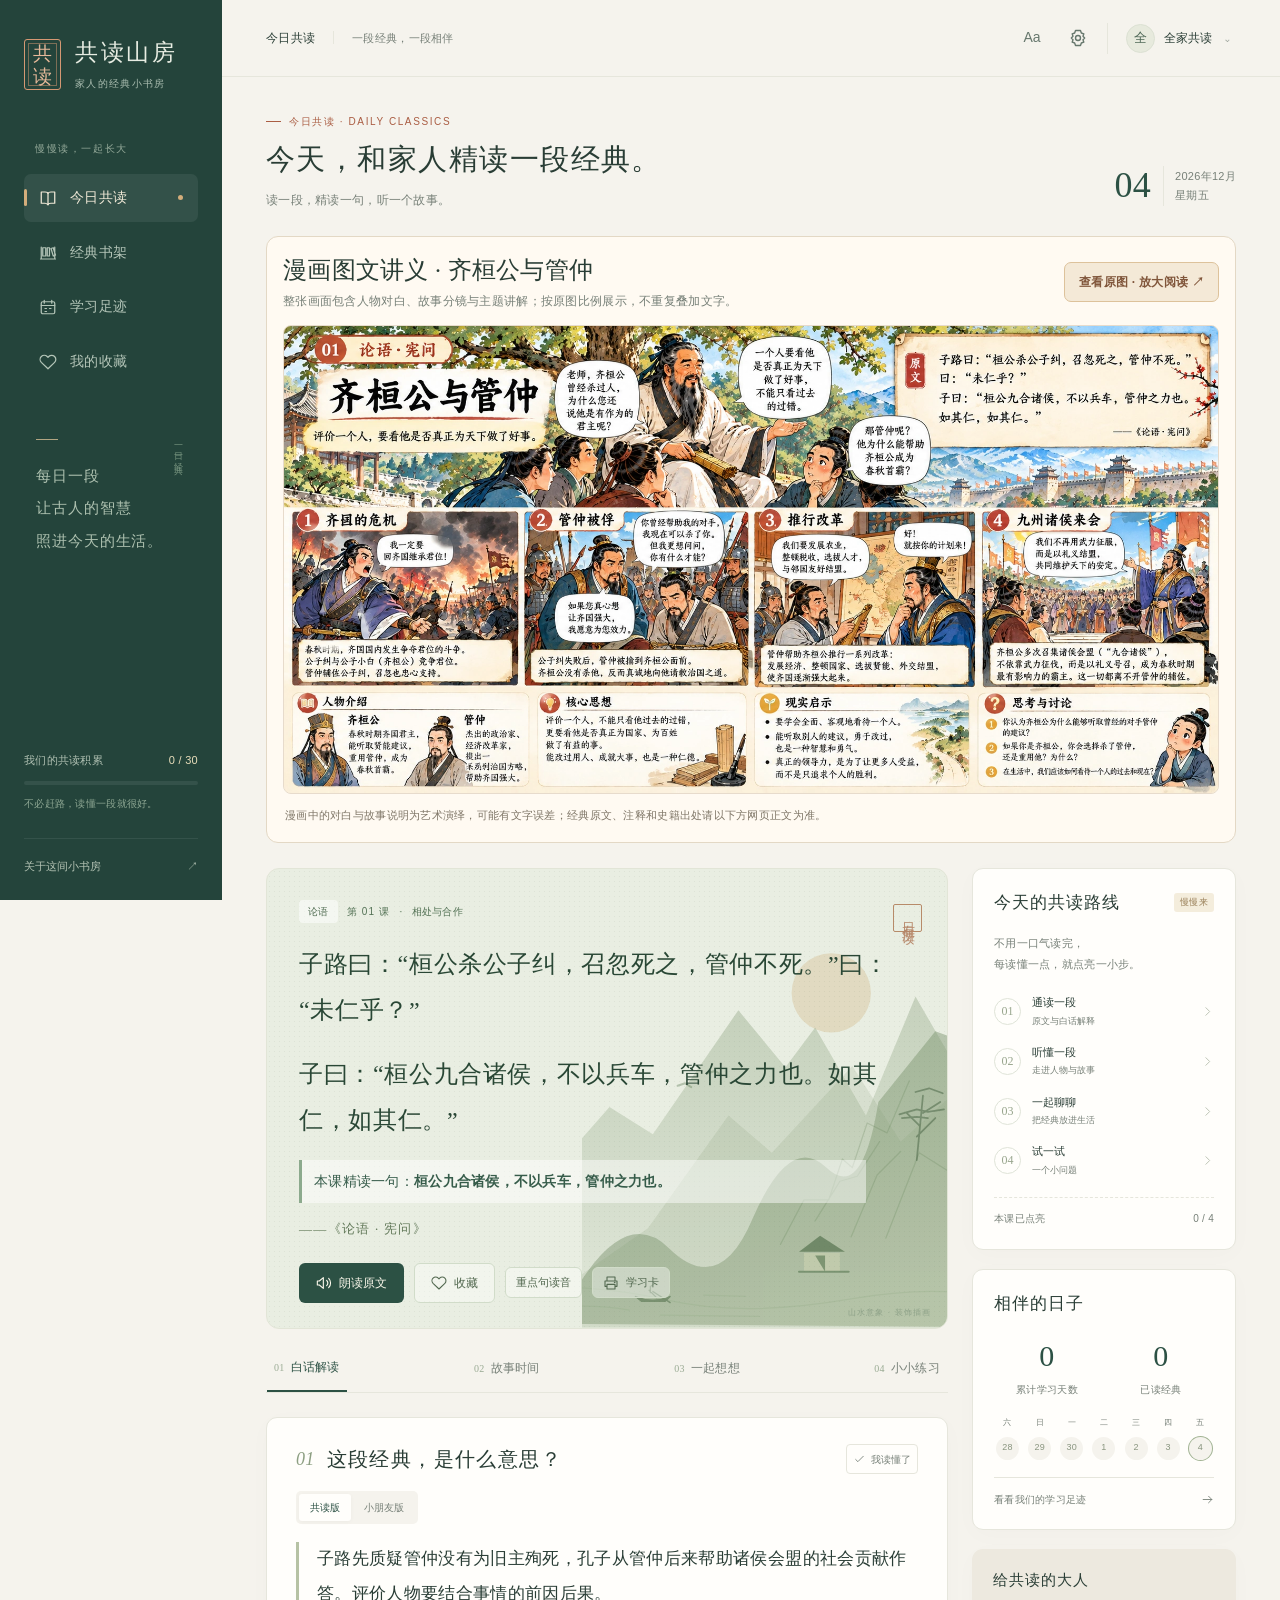
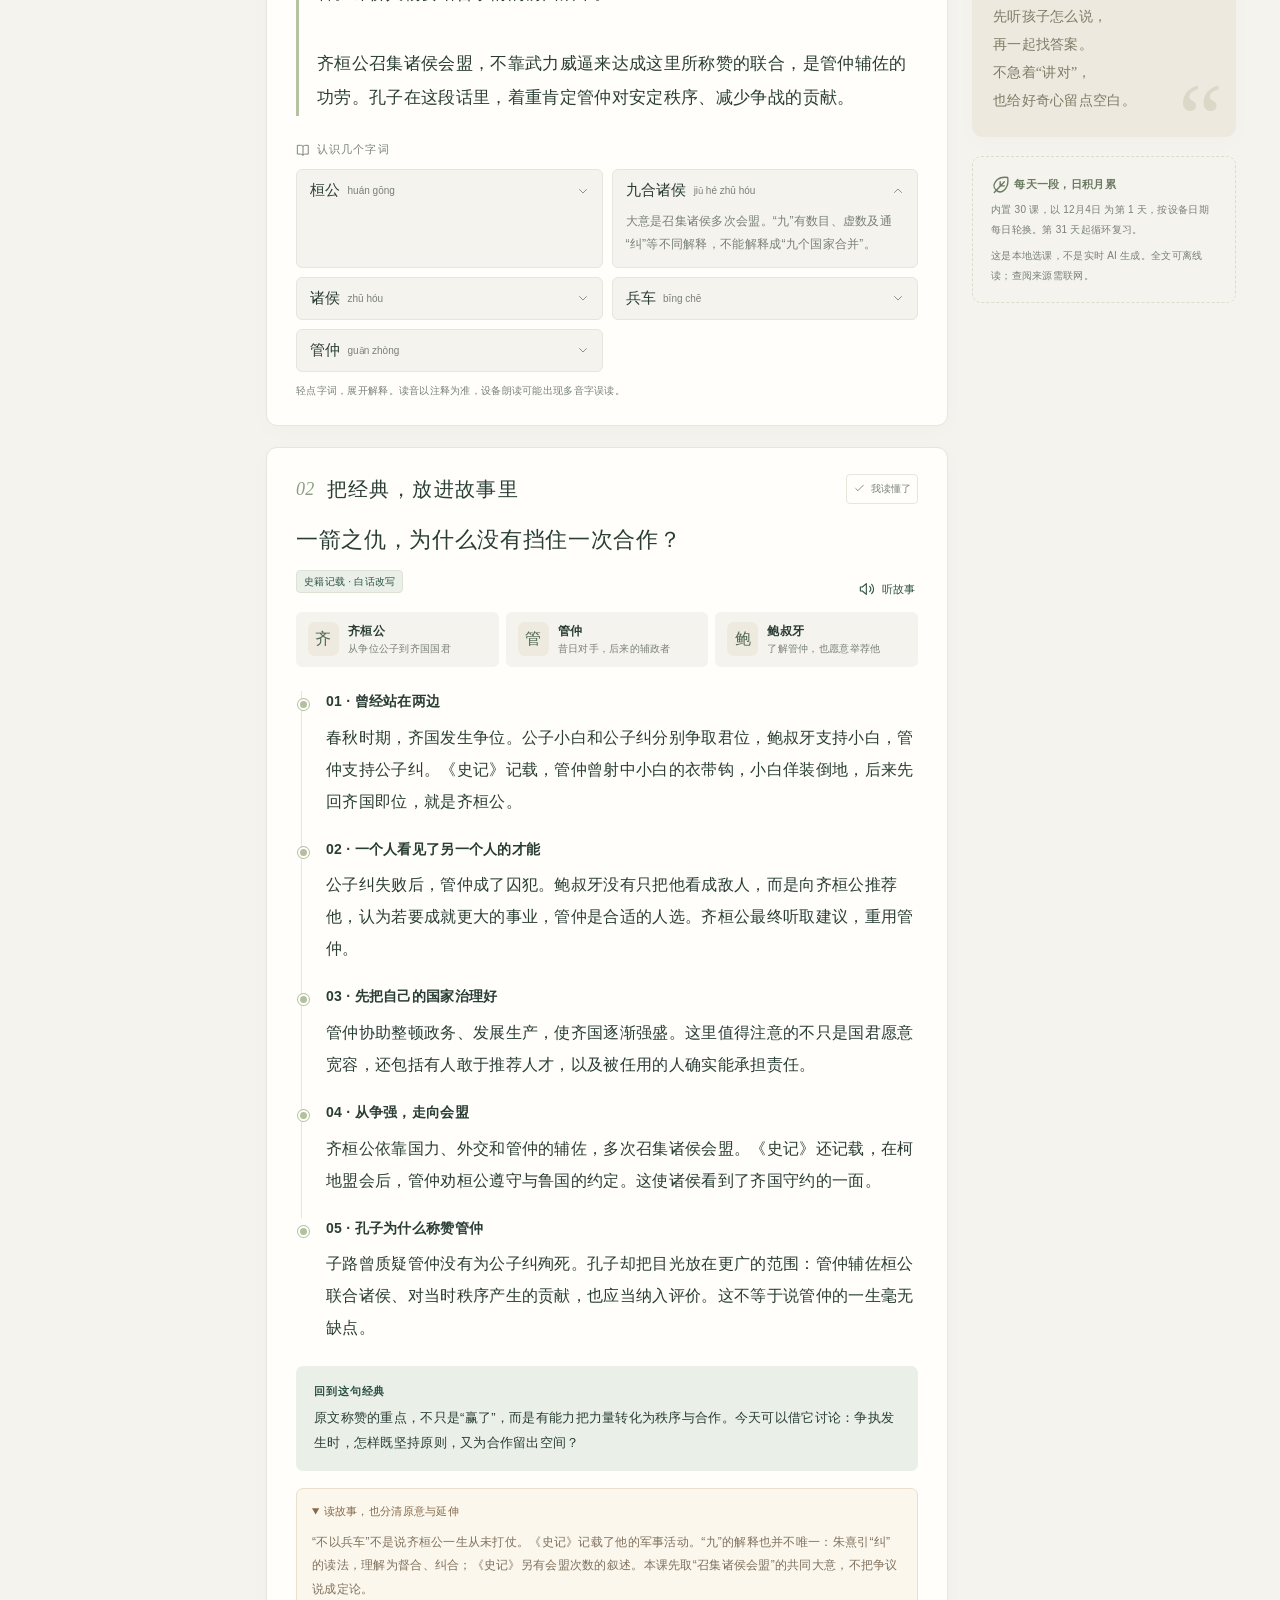
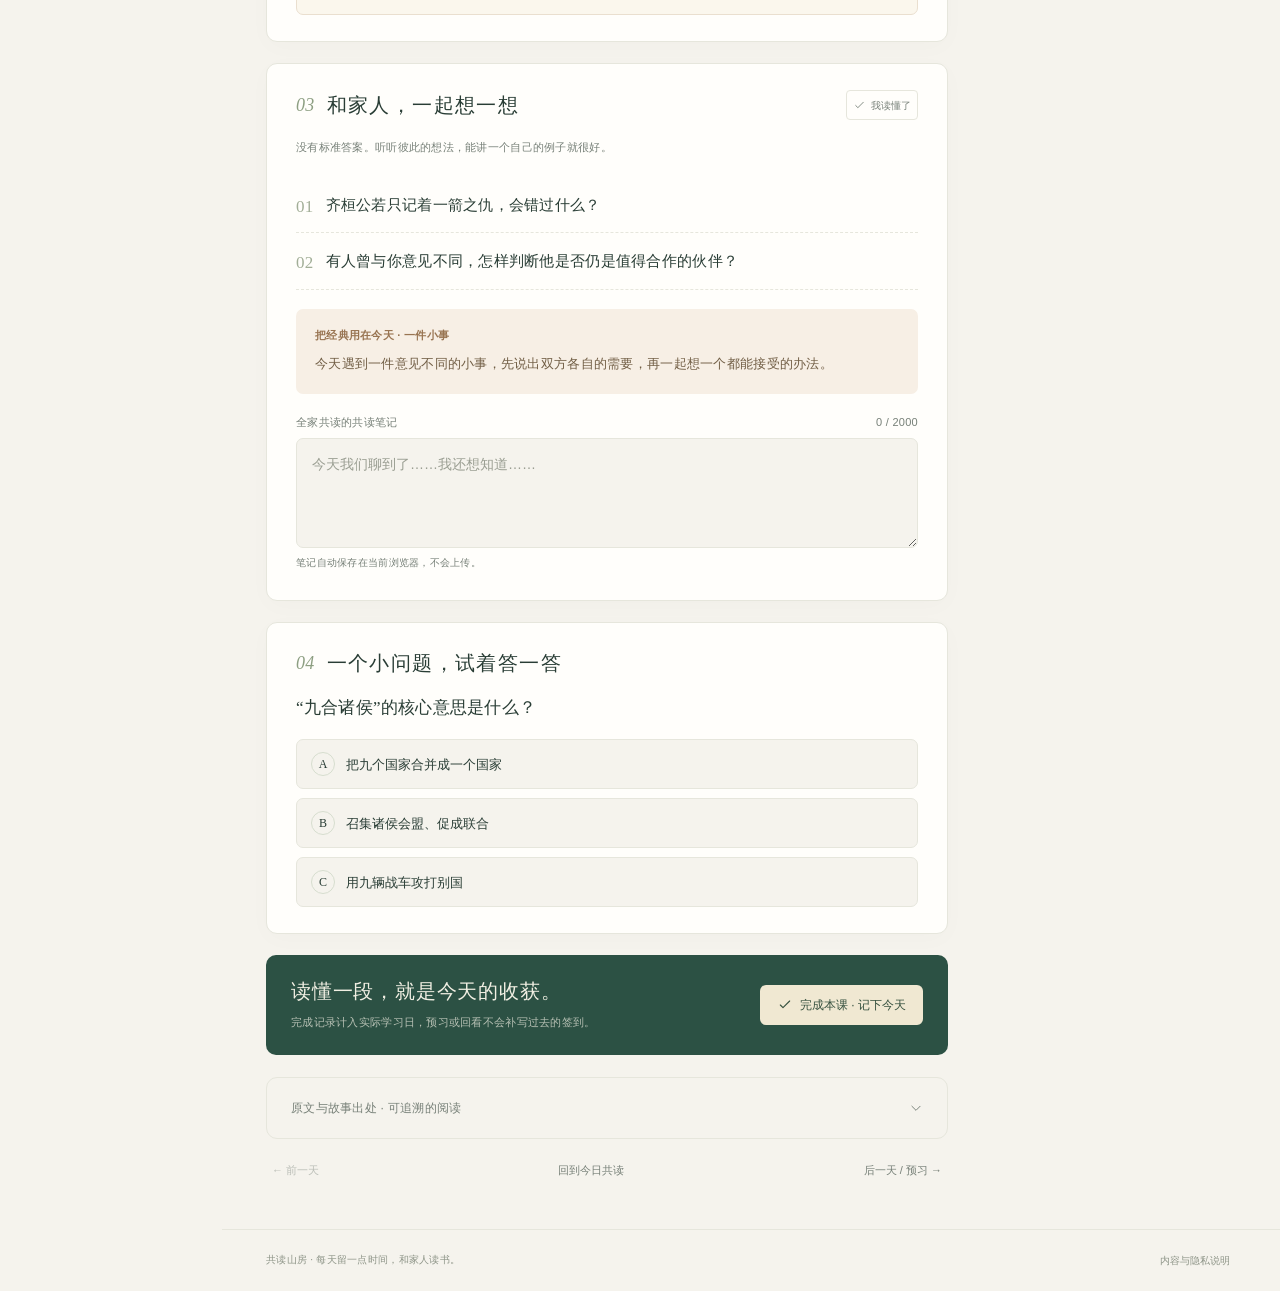
<file: docs/index.html>
<!DOCTYPE html>
<html lang="zh-CN">
<head>
<meta charset="UTF-8"><meta name="viewport" content="width=device-width, initial-scale=1">
<meta name="description" content="共读山房：每天一段中国经典，用白话、故事和小练习，让一家人一起学习。离线可用，无需注册。">
<meta name="theme-color" content="#24463e"><title>共读山房 · 家人的经典小书房</title>
<link rel="icon" href="data:image/svg+xml,%3Csvg xmlns='http://www.w3.org/2000/svg' viewBox='0 0 64 64'%3E%3Crect width='64' height='64' rx='14' fill='%23a95840'/%3E%3Ctext x='32' y='44' text-anchor='middle' fill='%23fff6e8' font-size='38' font-family='serif'%3E读%3C/text%3E%3C/svg%3E">
<link rel="stylesheet" href="styles.css?v=classics-posters-20261024-lessons-11-15">
</head>
<body>
<a class="skip-link" href="#main">跳到正文</a>
<aside class="sidebar" aria-label="主导航">
  <a class="brand" href="#/today"><span class="brand-seal" aria-hidden="true">共<br>读</span><span><b>共读山房</b><small>家人的经典小书房</small></span></a>
  <div class="side-label">慢慢读，一起长大</div>
  <nav id="nav"></nav>
  <div class="side-bookmark"><span class="bookmark-line"></span><p>每日一段<br>让古人的智慧<br>照进今天的生活。</p><span class="vertical-note">一 日 一 经 典</span></div>
  <div class="side-bottom"><div class="side-progress"><span>我们的共读积累</span><b id="side-count">0 / 30</b></div><div class="progress-track"><i id="side-progress-bar"></i></div><small>不必赶路，读懂一段就很好。</small><button class="side-help" data-action="about">关于这间小书房 <span>↗</span></button></div>
</aside>
<div class="shell">
<header class="topbar"><div class="topbar-left"><span class="mobile-brand">共读山房</span><span id="breadcrumb">每日共读</span><span class="topbar-divider"></span><span class="subtle">一段经典，一段相伴</span></div><div class="topbar-actions"><button class="icon-button" data-action="font" aria-label="切换阅读字号" title="切换字号">Aa</button><button class="icon-button" data-action="settings" aria-label="设置" title="阅读设置" id="settings-button"></button><button class="member-button" data-action="members"><span class="avatar" id="member-avatar">家</span><span id="member-name">全家共读</span><span class="chevron">⌄</span></button></div></header>
<div id="storage-warning" class="notice error" role="status" hidden></div>
<main id="main" tabindex="-1"></main>
<footer class="site-footer"><span>共读山房 · 每天留一点时间，和家人读书。</span><button data-action="about">内容与隐私说明</button></footer>
</div>
<nav id="mobile-nav" class="mobile-nav" aria-label="移动端导航"></nav>
<dialog id="modal" aria-labelledby="modal-title"></dialog>
<div id="toast" class="toast" role="status" aria-live="polite"></div>
<input id="import-file" type="file" accept="application/json,.json" hidden>
<noscript><div class="noscript">这个网站需要启用浏览器的 JavaScript 才能显示课程。网站不需要登录，也不需要联网加载课程。</div></noscript>
<script src="content.js"></script><script src="illustrations.js?v=classics-posters-20261024-lessons-11-15"></script><script src="app.js?v=c01-full-poster-20261023"></script>
</body></html>
</file>
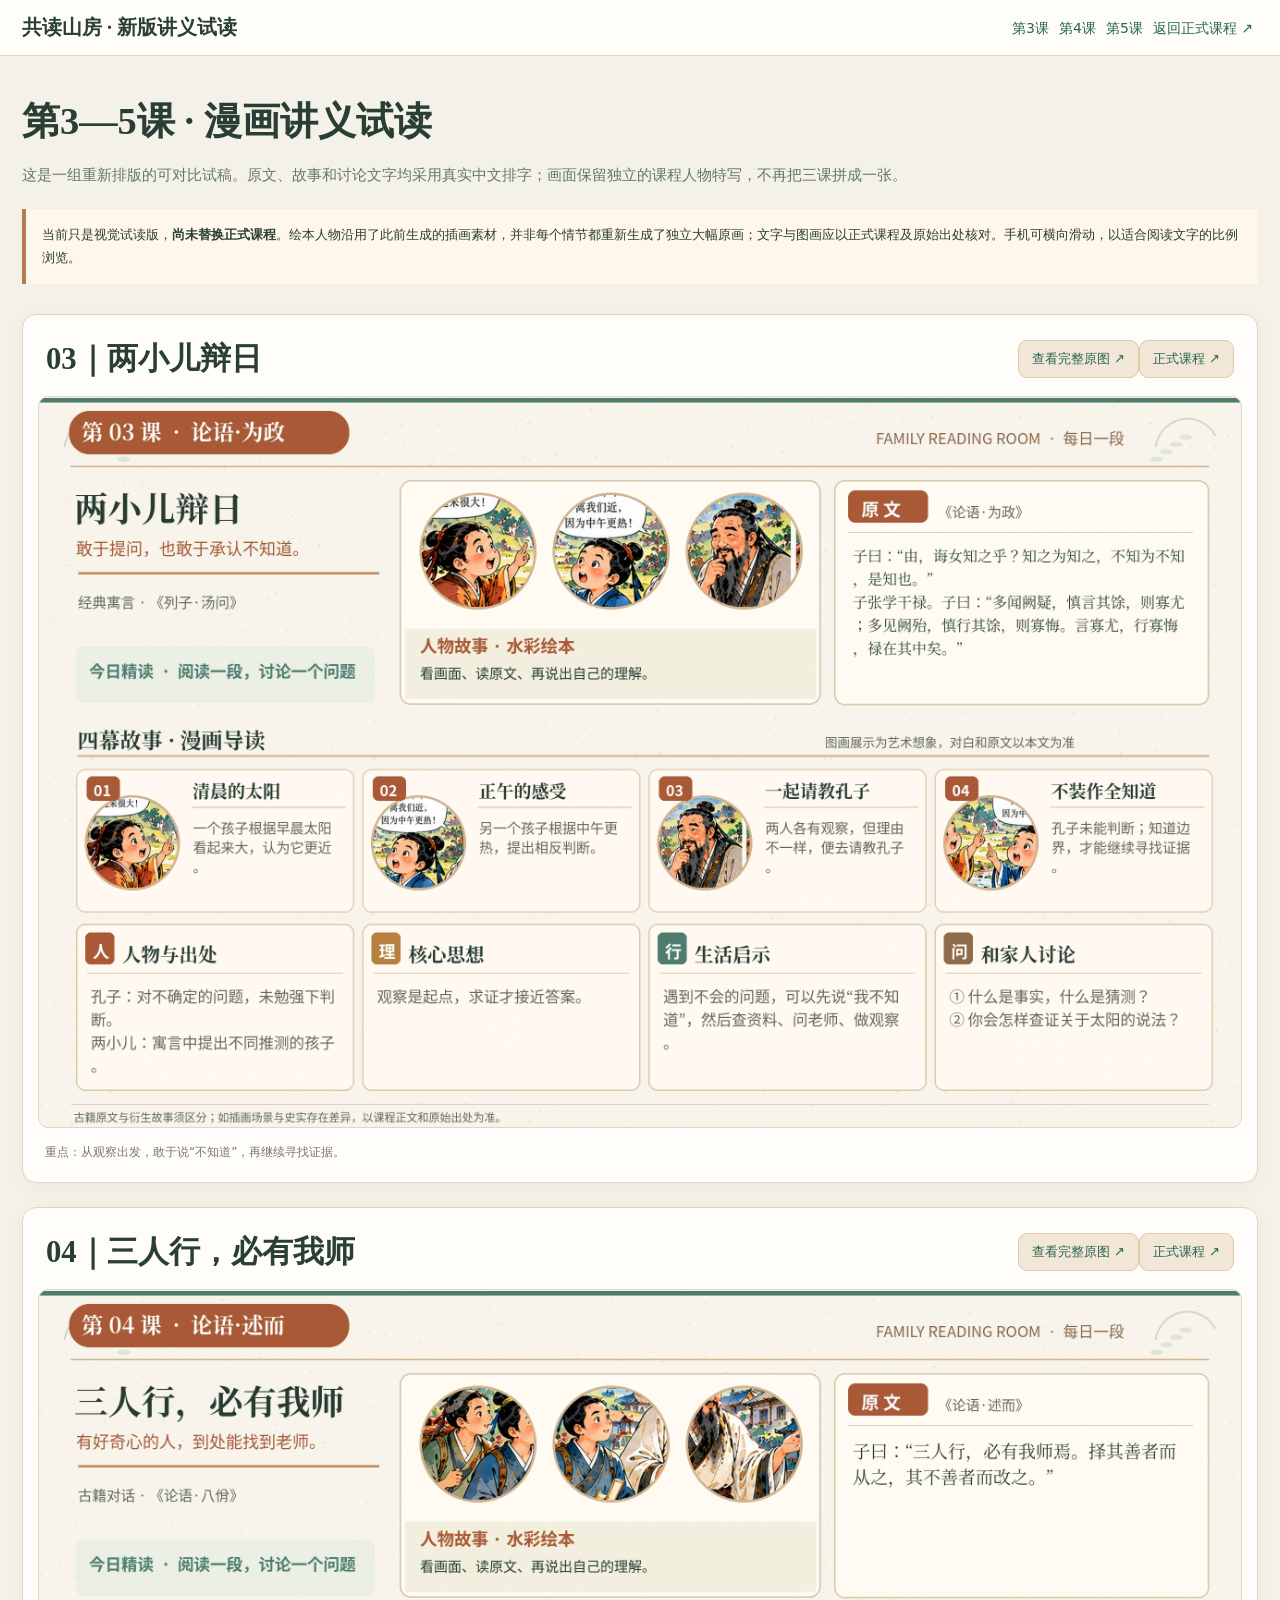
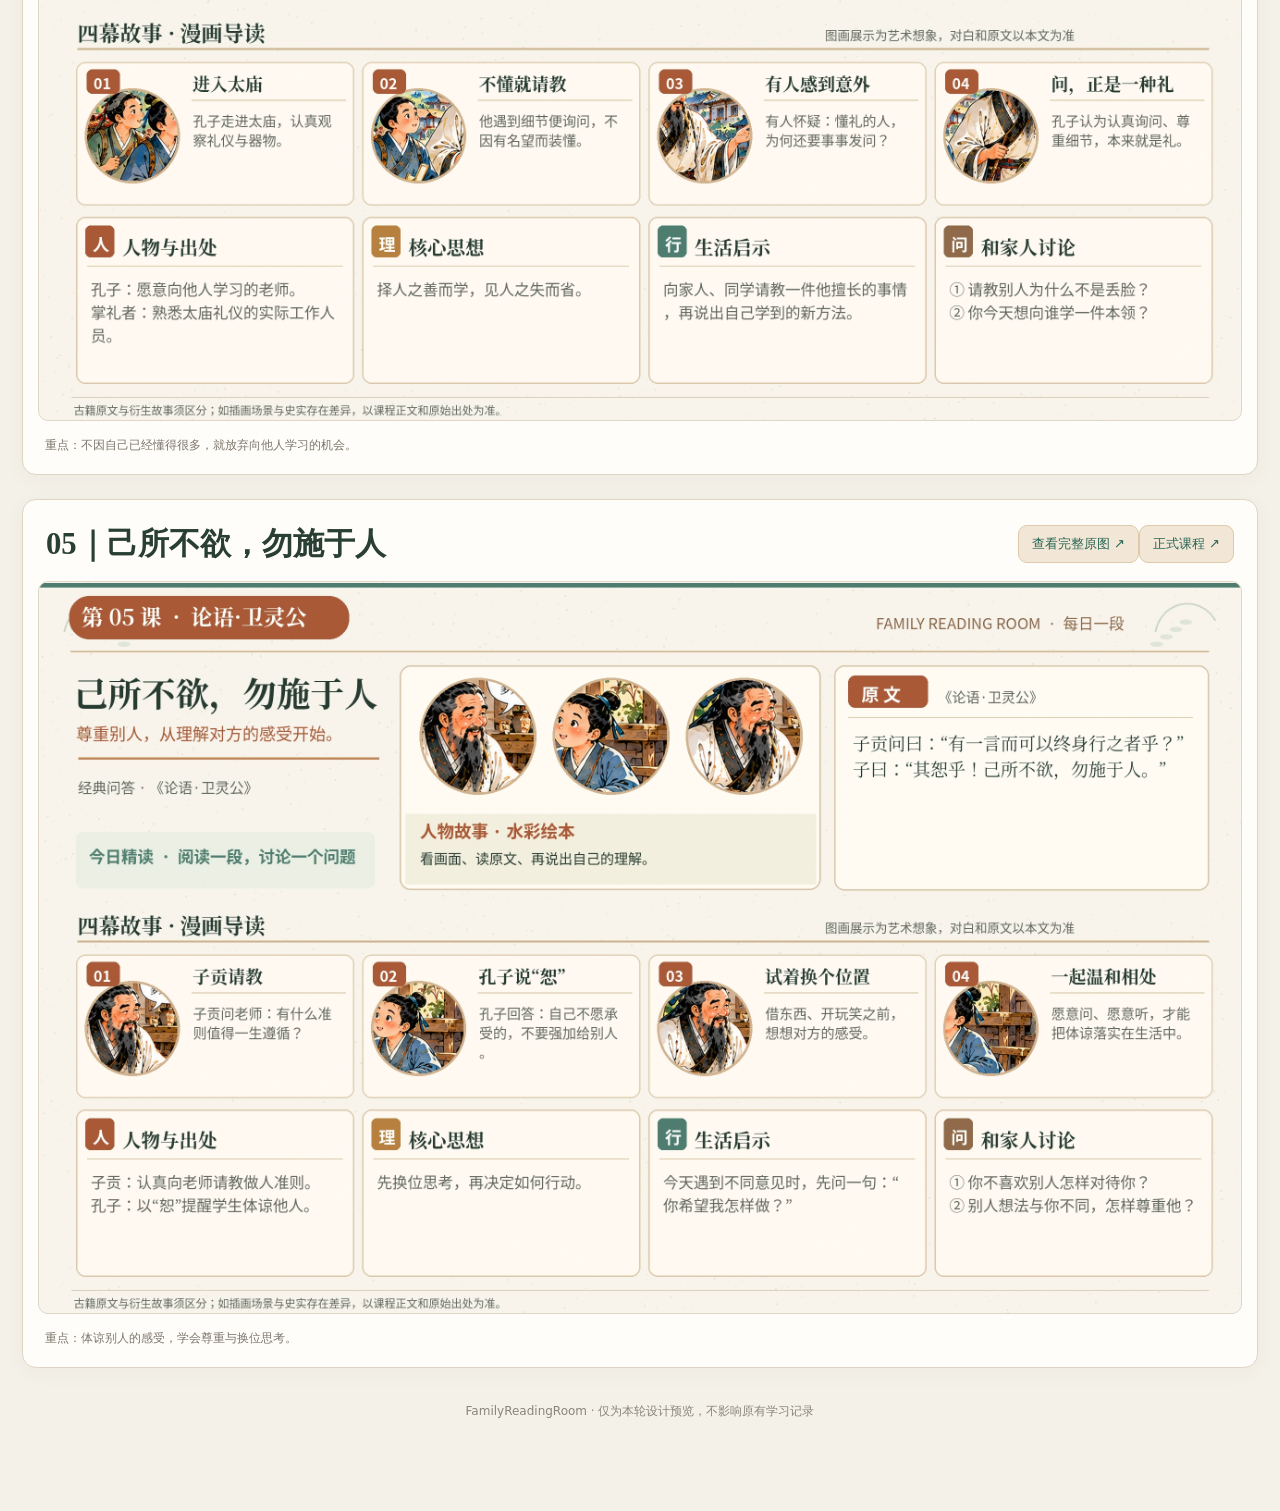
<file: docs/preview-345/index.html>
<!doctype html>
<html lang="zh-CN"><head><meta charset="utf-8"><meta name="viewport" content="width=device-width, initial-scale=1">
<meta name="color-scheme" content="light"><meta name="theme-color" content="#f5f2e9">
<title>第3—5课讲义试读｜FamilyReadingRoom</title>
<style>
*{box-sizing:border-box}html{scroll-behavior:smooth}body{margin:0;background:#f4f1e9;color:#293e34;font-family:system-ui,"PingFang SC","Microsoft YaHei",sans-serif}
header{background:#fffdf8;border-bottom:1px solid #ded9c9;position:sticky;top:0;z-index:10}
nav{max-width:1450px;margin:auto;padding:14px 22px;display:flex;justify-content:space-between;align-items:center;gap:16px;flex-wrap:wrap}
nav strong{font:600 20px "Songti SC",serif}a{color:#286553}nav a{font-size:14px;margin:0 5px;text-decoration:none}.wrap{max-width:1450px;margin:auto;padding:18px 22px 56px}
h1{font:600 clamp(26px,3vw,42px) "Songti SC",serif;margin:22px 0 10px}.lead{color:#65776b;line-height:1.8;font-size:15px}.notice{padding:14px 16px;border-left:4px solid #b47b4f;background:#fff7e9;font-size:13px;line-height:1.8;margin:20px 0 30px}
.lesson{background:#fffdfa;padding:15px;border:1px solid #dfd5c4;border-radius:14px;margin:24px 0;scroll-margin-top:95px;box-shadow:0 4px 22px #493b1e0a}
.lhead{display:flex;align-items:center;justify-content:space-between;flex-wrap:wrap;gap:14px;margin:8px 8px 16px}
h2{font:600 clamp(22px,2.4vw,32px) "Songti SC",serif;margin:0}.actions a{display:inline-block;background:#f2e7d7;border:1px solid #dfc9a8;border-radius:9px;padding:9px 13px;font-size:13px;text-decoration:none}
.canvas{overflow:auto;max-width:100%;border:1px solid #ded7c7;border-radius:10px;background:#eee9df;scrollbar-width:thin}
.canvas img{width:100%;height:auto;display:block;object-fit:contain}
.small{margin:14px 7px 4px;color:#7c766b;font-size:12px;line-height:1.7}
footer{font-size:12px;text-align:center;color:#8a8479;margin:35px 0}
@media(max-width:700px){nav{padding:13px 12px}nav strong{font-size:16px}.wrap{padding:14px 8px 40px}.lead,.notice{margin-left:8px;margin-right:8px}.lesson{padding:8px;margin:15px 0}.lhead{margin:12px 8px}.canvas img{width:950px;max-width:none}.canvas{touch-action:pan-x pan-y;-webkit-overflow-scrolling:touch}}
</style></head><body>
<header><nav><strong>共读山房 · 新版讲义试读</strong><div><a href="#c03">第3课</a><a href="#c04">第4课</a><a href="#c05">第5课</a><a href="../">返回正式课程 ↗</a></div></nav></header>
<div class="wrap"><h1>第3—5课 · 漫画讲义试读</h1><p class="lead">这是一组重新排版的可对比试稿。原文、故事和讨论文字均采用真实中文排字；画面保留独立的课程人物特写，不再把三课拼成一张。</p>
<div class="notice">当前只是视觉试读版，<b>尚未替换正式课程</b>。绘本人物沿用了此前生成的插画素材，并非每个情节都重新生成了独立大幅原画；文字与图画应以正式课程及原始出处核对。手机可横向滑动，以适合阅读文字的比例浏览。</div>
<section class="lesson" id="c03"><div class="lhead"><h2>03｜两小儿辩日</h2><div class="actions"><a href="c03.webp" target="_blank">查看完整原图 ↗</a><a href="../#/lesson/c03">正式课程 ↗</a></div></div><div class="canvas" tabindex="0" role="region" aria-label="可左右滑动查看第三课"><img src="c03.webp" width="2600" height="1580" alt="第三课两小儿辩日：经典原文、人物特写、四幕故事与家庭讨论" loading="eager"></div><p class="small">重点：从观察出发，敢于说“不知道”，再继续寻找证据。</p></section>
<section class="lesson" id="c04"><div class="lhead"><h2>04｜三人行，必有我师</h2><div class="actions"><a href="c04.webp" target="_blank">查看完整原图 ↗</a><a href="../#/lesson/c04">正式课程 ↗</a></div></div><div class="canvas" tabindex="0" role="region" aria-label="可左右滑动查看第四课"><img src="c04.webp" width="2600" height="1580" alt="第四课三人行必有我师：孔子入太庙问礼，谦虚请教" loading="lazy"></div><p class="small">重点：不因自己已经懂得很多，就放弃向他人学习的机会。</p></section>
<section class="lesson" id="c05"><div class="lhead"><h2>05｜己所不欲，勿施于人</h2><div class="actions"><a href="c05.webp" target="_blank">查看完整原图 ↗</a><a href="../#/lesson/c05">正式课程 ↗</a></div></div><div class="canvas" tabindex="0" role="region" aria-label="可左右滑动查看第五课"><img src="c05.webp" width="2600" height="1580" alt="第五课己所不欲勿施于人：孔子与子贡论恕，换位思考" loading="lazy"></div><p class="small">重点：体谅别人的感受，学会尊重与换位思考。</p></section>
<footer>FamilyReadingRoom · 仅为本轮设计预览，不影响原有学习记录</footer></div></body></html>
</file>
<file: docs/styles.css>
:root{--paper:#f5f3ed;--card:#fffefb;--ink:#293d35;--muted:#778078;--green:#2c5144;--green-soft:#eaf0e8;--line:#e6e6dc;--accent:#aa5d43;--accent-soft:#f7e9dd;--sand:#efeadf;--reading:17px;--serif:"Songti SC","STSong","Noto Serif CJK SC","SimSun",serif;--sans:-apple-system,BlinkMacSystemFont,"PingFang SC","Microsoft YaHei","Noto Sans CJK SC",sans-serif;--shadow:0 5px 24px #203c2c05}*{box-sizing:border-box}html{scroll-behavior:smooth;scroll-padding-top:96px}body{margin:0;background:var(--paper);color:var(--ink);font:14px/1.7 var(--sans);letter-spacing:.02em}button,input,textarea,select{font:inherit}button,a,input,textarea{ -webkit-tap-highlight-color:transparent}button{cursor:pointer;color:inherit}a{color:var(--green);text-decoration:none}button:disabled{cursor:default;opacity:.45}button:focus-visible,a:focus-visible,input:focus-visible,textarea:focus-visible{outline:3px solid #b58557;outline-offset:4px}button{border:none;background:none}svg{width:20px;height:20px;vertical-align:middle;fill:none;stroke:currentColor;stroke-width:1.65;stroke-linecap:round;stroke-linejoin:round;flex-shrink:0}h1,h2,h3,h4,p{margin-top:0}h1,h2,h3,h4{line-height:1.55}small{font-size:12px}b,strong{font-weight:600}[hidden]{display:none!important}.skip-link{position:fixed;top:-80px;left:20px;background:var(--card);padding:12px;z-index:100}.skip-link:focus{top:12px}.sidebar{position:fixed;width:222px;left:0;top:0;bottom:0;background:#24443b;color:#e7ece2;padding:38px 24px 24px;display:flex;flex-direction:column;z-index:20}.brand{display:flex;align-items:center;gap:14px;color:inherit}.brand-seal{width:37px;height:51px;border:1px solid #d59873;border-radius:3px;box-shadow:inset 0 0 0 3px #24443b,inset 0 0 0 4px #d5987380;font:19px/1.2 var(--serif);text-align:center;padding-top:3px;color:#e5b899}.brand b{font:23px/1.3 var(--serif);letter-spacing:.11em;white-space:nowrap}.brand small{display:block;margin-top:7px;color:#aabdb0;font-size:10px;letter-spacing:.13em}.side-label{font-size:10px;letter-spacing:.16em;color:#95aa9a;margin:48px 11px 17px}#nav{display:grid;gap:7px}.nav-item{display:flex;align-items:center;gap:13px;color:#b4c5b8;padding:12px 15px;border-radius:7px;position:relative}.nav-item svg{width:18px;height:18px}.nav-item:hover{background:#ffffff09;color:#fff}.nav-item.active{background:#ffffff12;color:#f2ead8}.nav-item.active:before{content:"";position:absolute;width:3px;height:17px;left:0;background:#d3ad7b;border-radius:9px}.nav-item .nav-dot{width:5px;height:5px;background:#d3ad7b;margin-left:auto;border-radius:50%}.side-bookmark{position:relative;margin:53px 12px 30px;color:#aec1b0;min-height:125px}.side-bookmark p{font:15px/2.15 var(--serif);letter-spacing:.06em;padding-top:20px}.bookmark-line{display:block;width:22px;height:1px;background:#b1a582}.vertical-note{writing-mode:vertical-rl;position:absolute;right:0;top:1px;font-size:9px;letter-spacing:.13em;color:#77947f}.side-bottom{margin-top:auto;font-size:11px}.side-progress{display:flex;justify-content:space-between;color:#b1c1b3}.side-progress b{color:#e9debb;font-weight:400}.progress-track{height:4px;background:#ffffff13;border-radius:5px;overflow:hidden;margin:11px 0 9px}.progress-track i{display:block;background:#beab7d;height:100%;width:0;transition:width .3s}.side-bottom small{font-size:10px;color:#8ea793}.side-help{border-top:1px solid #ffffff13;margin-top:26px;padding:18px 0 0;width:100%;text-align:left;font-size:11px;color:#b3c2b3}.side-help span{float:right}.shell{margin-left:222px;min-height:100vh}.topbar{height:77px;border-bottom:1px solid var(--line);display:flex;justify-content:space-between;align-items:center;padding:0 44px;background:var(--paper);position:sticky;top:0;z-index:15}.topbar-left,.topbar-actions{display:flex;align-items:center;gap:18px}.topbar-left{font-size:12px}.subtle{color:var(--muted);font-size:11px}.topbar-divider{height:13px;width:1px;background:var(--line)}.topbar-actions{gap:12px}.icon-button{width:34px;height:34px;border-radius:6px;color:#66776d}.icon-button:hover{background:var(--sand)}.member-button{border-left:1px solid var(--line);display:flex;align-items:center;gap:9px;padding-left:18px;font-size:12px;max-width:200px}.avatar{background:#e7eadd;color:#4c6655;border:1px solid #dce1d3;width:29px;height:29px;display:inline-flex;align-items:center;justify-content:center;border-radius:50%;font:13px var(--serif);flex-shrink:0}#member-name{max-width:110px;overflow:hidden;text-overflow:ellipsis;white-space:nowrap}.chevron{margin-left:3px;color:var(--muted)}.mobile-brand{display:none}#main{max-width:1440px;padding:36px 44px 48px;margin:auto;outline:none}.page-intro{display:flex;align-items:flex-end;justify-content:space-between;gap:18px;margin-bottom:26px}.eyebrow{font-size:10px;color:var(--accent);letter-spacing:.16em;display:flex;align-items:center;gap:8px;margin:0 0 8px}.eyebrow:before{content:"";width:15px;height:1px;background:var(--accent)}.page-intro h1{font:29px/1.5 var(--serif);letter-spacing:.05em;margin:0 0 8px}.page-intro p{font-size:12px;color:var(--muted);margin:0}.date-badge{display:flex;align-items:center;gap:11px;flex-shrink:0;color:var(--muted);font-size:11px;padding-bottom:4px}.date-badge .day-number{font:36px/1.1 var(--serif);color:var(--green);border-right:1px solid var(--line);padding-right:12px}.layout{display:grid;grid-template-columns:minmax(0,1fr) 264px;gap:24px;align-items:start}.content-column{min-width:0}.hero{position:relative;border-radius:13px;overflow:hidden;background:#e9eee2;border:1px solid #e2e5d7;min-height:326px;padding:31px 32px 25px;isolation:isolate}.hero:after{content:"";position:absolute;inset:0;background-image:radial-gradient(#43614212 .6px,transparent .6px);background-size:5px 5px;pointer-events:none;z-index:-1}.hero .landscape{position:absolute;right:-2px;bottom:0;width:54%;height:100%;z-index:-1;stroke:none;opacity:.98}.hero-top{display:flex;align-items:center;gap:9px;font-size:10px;color:#537255}.tag{font-size:10px;padding:3px 9px;border-radius:4px;display:inline-flex;align-items:center;gap:4px;background:#ffffff7d;color:#4e6b50;white-space:nowrap}.hero-top .issue{letter-spacing:.12em}.hero-quote{font:32px/1.85 var(--serif);letter-spacing:.09em;margin:19px 0 12px;max-width:79%;color:#294735;font-weight:500;position:relative;overflow-wrap:anywhere}.hero-quote.compact{font-size:28px;line-height:1.8}.hero-quote .quote-line{display:block}.hero-source{font:13px/1.8 var(--serif);letter-spacing:.1em;margin-bottom:22px;color:#627959}.hero-bottom{display:flex;align-items:center;gap:10px;position:relative;flex-wrap:wrap}.button{display:inline-flex;align-items:center;justify-content:center;gap:7px;border-radius:6px;padding:10px 16px;line-height:1.5;font-size:12px;transition:background .15s;border:1px solid transparent;min-height:38px}.button.primary{background:var(--green);color:#fcf9ec}.button.primary:hover{background:#1d3f32}.button.secondary{background:var(--card);border-color:var(--line)}.button.secondary:hover{background:var(--green-soft)}.button.quiet{background:#ffffff62;border-color:#d1dcc9;color:#536950}.button svg{width:16px;height:16px}.button.tiny{font-size:11px;min-height:31px;padding:6px 10px}.button.text{color:var(--green);padding:6px 2px}.seal{position:absolute;right:25px;top:35px;writing-mode:vertical-rl;border:1px solid #af7a54;color:#ae7655;border-radius:2px;font:13px/1.3 var(--serif);letter-spacing:3px;padding:7px 5px;opacity:.85}.art-credit{position:absolute;right:16px;bottom:8px;font-size:8px;color:#5c776171;letter-spacing:.14em}.hero-pinyin{max-width:82%;font-size:12px;line-height:1.9;letter-spacing:.05em;color:#54705b;margin-top:-3px;margin-bottom:12px}.section-nav{display:flex;justify-content:space-between;align-items:center;gap:5px;border-bottom:1px solid var(--line);margin:18px 0 24px;padding:0 1px}.section-nav a{font-size:12px;padding:10px 7px 13px;color:var(--muted);white-space:nowrap}.section-nav a:first-child{color:var(--green);border-bottom:2px solid var(--green)}.section-nav a span{font:10px var(--serif);margin-right:6px;color:#9aab94}.reading-card,.card{border:1px solid var(--line);border-radius:11px;background:var(--card);box-shadow:var(--shadow)}.reading-card{padding:26px 29px;margin-bottom:21px;scroll-margin-top:95px}.section-head{display:flex;align-items:center;gap:10px;margin-bottom:17px;flex-wrap:wrap}.section-number{font:italic 18px/1 var(--serif);color:#8d9f82;margin-right:2px}.section-head h2{font:20px/1.4 var(--serif);letter-spacing:.07em;margin:0}.section-head .check-step{margin-left:auto;min-height:30px;font-size:10px;color:var(--muted);display:inline-flex;align-items:center;gap:5px;padding:4px 6px;border:1px solid var(--line);border-radius:4px}.check-step svg{width:13px;height:13px}.check-step.checked{color:var(--green);background:var(--green-soft);border-color:transparent}.mode-switch{display:flex;align-items:center;gap:2px;background:var(--paper);padding:3px;border-radius:5px;width:max-content;margin-bottom:18px}.mode-switch button{font-size:10px;padding:5px 11px;color:var(--muted);border-radius:3px}.mode-switch button.active{background:var(--card);color:var(--green);box-shadow:0 1px 4px #00000009}.reading-text{font-size:var(--reading);line-height:2.05;letter-spacing:.02em;color:var(--ink);overflow-wrap:anywhere}.reading-text p:last-child{margin-bottom:0}.plain-text{font-family:var(--serif);margin-bottom:20px}.meaning-quote{border-left:3px solid #b6c2a4;padding-left:18px;margin:5px 0 24px}.word-heading{font-size:11px;letter-spacing:.1em;color:var(--muted);margin:16px 0 10px;display:flex;align-items:center;gap:7px}.word-heading svg{width:14px;height:14px}.word-grid{display:grid;grid-template-columns:1fr 1fr;gap:9px}.word{border:1px solid var(--line);border-radius:6px;background:var(--paper);padding:11px 13px;text-align:left}.word summary{display:flex;align-items:center;gap:7px;list-style:none;cursor:pointer}.word summary::-webkit-details-marker{display:none}.word summary b{font:15px var(--serif)}.word summary small{font-size:10px;color:var(--muted);letter-spacing:0;margin-right:auto}.word summary svg{width:12px;height:12px;color:var(--muted);transition:transform .2s}.word[open] summary svg{transform:rotate(180deg)}.word p{font-size:12px;line-height:1.9;margin:10px 0 0;color:var(--muted)}.hint{font-size:10px;color:var(--muted);margin-top:10px;margin-bottom:0}.story-heading{font:22px/1.7 var(--serif);letter-spacing:.03em;margin-bottom:12px}.story-type{display:inline-flex;border:1px solid #dce3d4;background:var(--green-soft);color:var(--green);border-radius:4px;font-size:10px;padding:2px 7px;margin-bottom:16px}.people-grid{display:flex;gap:7px;margin-bottom:24px;flex-wrap:wrap}.person{display:flex;gap:9px;align-items:center;padding:9px 12px;background:var(--paper);border-radius:6px;flex:1;min-width:150px}.person .avatar{border-radius:7px;width:31px;height:34px;background:var(--sand);border:0;font-size:16px}.person b{font-size:12px;display:block}.person small{font-size:10px;color:var(--muted);line-height:1.65;display:block}.story-chapter{padding-left:24px;position:relative;border-left:1px solid var(--line);padding-bottom:21px;margin-left:5px}.story-chapter:before{content:"";position:absolute;left:-4px;top:8px;width:7px;height:7px;background:#b3c09f;border-radius:50%;border:2px solid var(--card);box-shadow:0 0 0 1px #b3c09f}.story-chapter h3{font-size:14px;font-weight:600;margin-bottom:9px}.story-chapter p{font-size:calc(var(--reading) - 1px);line-height:2;margin-bottom:0}.story-chapter:last-of-type{padding-bottom:0;border-left-color:transparent}.bridge{padding:16px 18px;margin:22px 0 0;background:var(--green-soft);border-radius:7px}.bridge b{font-size:11px;color:var(--green);display:block;margin-bottom:5px;letter-spacing:.08em}.bridge p{font-size:13px;line-height:1.9;margin:0}.caution{margin-top:17px;border:1px solid #eadfcf;background:#fbf7ed;border-radius:7px;padding:13px 15px}.caution summary{font-size:11px;cursor:pointer;color:#876b49;font-weight:500}.caution p{font-size:12px;line-height:1.95;margin:10px 0 0;color:#7f705d}.discussion-list{list-style:none;padding:0;margin:0 0 18px}.discussion-list li{padding:13px 0;display:flex;gap:12px;border-bottom:1px dashed var(--line);font-size:15px;line-height:1.95}.discussion-list li span{font:17px var(--serif);color:#a2ae97;margin-top:7px}.activity{background:#f7efe5;border-radius:7px;padding:17px 19px;margin:19px 0}.activity b{font-size:11px;color:#987451;display:block;margin-bottom:7px}.activity p{font-size:13px;line-height:1.95;margin:0;color:#715e45}.notes-label{display:flex;justify-content:space-between;gap:8px;font-size:11px;color:var(--muted);margin-bottom:7px}.note-area{display:block;width:100%;border:1px solid var(--line);background:var(--paper);border-radius:7px;padding:13px 15px;color:var(--ink);font-size:14px;resize:vertical;min-height:110px;line-height:1.8}.note-area::placeholder{color:#9a9e92}.note-status{min-height:20px;color:var(--muted);font-size:10px;margin-top:6px}.quiz-question{font-size:var(--reading);font-family:var(--serif);margin-bottom:16px}.quiz-options{display:grid;gap:9px}.quiz-option{border:1px solid var(--line);background:var(--paper);border-radius:7px;padding:12px 14px;display:flex;gap:11px;align-items:center;text-align:left;font-size:13px;line-height:1.8}.quiz-option .letter{border:1px solid #d7decf;border-radius:50%;width:24px;height:24px;display:flex;justify-content:center;align-items:center;font:12px var(--serif);flex-shrink:0}.quiz-option:hover{border-color:#9ba88e}.quiz-option.correct{background:var(--green-soft);border-color:#b0c19e}.quiz-option.wrong{background:#f9ece5;border-color:#d6aa93}.quiz-feedback{padding:15px 17px;border-radius:7px;background:var(--green-soft);margin-top:15px;font-size:13px;line-height:1.9}.quiz-feedback.wrong{background:#f9ece5}.quiz-feedback b{display:block;margin-bottom:4px}.complete-panel{border-radius:10px;padding:23px 25px;background:var(--green);color:#f1efe3;display:flex;align-items:center;justify-content:space-between;gap:15px;margin-bottom:22px}.complete-panel h3{font:20px var(--serif);margin:0 0 8px;letter-spacing:.04em}.complete-panel p{font-size:11px;opacity:.7;margin:0}.complete-panel .button{background:#f0e8d2;color:#35503e;white-space:nowrap}.source-panel{background:transparent;box-shadow:none;padding:20px 24px}.source-panel summary{cursor:pointer;list-style:none;display:flex;align-items:center;justify-content:space-between;font-size:12px;color:var(--muted)}.source-panel summary svg{width:14px;height:14px}.source-links{display:grid;gap:8px;margin:15px 0}.source-link{display:flex;align-items:flex-start;gap:9px;padding:8px 10px;border:1px solid var(--line);background:var(--card);border-radius:5px;font-size:11px}.source-link span{font-size:9px;color:var(--muted);padding-top:2px;min-width:23px}.source-link svg{width:12px;height:12px;margin-left:auto;margin-top:4px}.source-note{color:var(--muted);font-size:10px;line-height:1.9;margin:0}.lesson-pager{display:flex;justify-content:space-between;gap:15px;margin-top:20px}.lesson-pager button{font-size:11px;color:var(--muted)}.reading-aside{display:grid;gap:19px}.aside-card{padding:22px 21px}.aside-card h3{font:17px var(--serif);letter-spacing:.06em;margin:0 0 10px}.aside-sub{font-size:11px;line-height:1.9;color:var(--muted);margin:0 0 19px}.ritual-top{display:flex;justify-content:space-between;align-items:center;margin-bottom:19px}.ritual-top h3{margin:0}.small-kicker{font-size:9px;letter-spacing:.04em;color:#9a8059;background:#f4eddc;padding:2px 6px;border-radius:3px}.ritual-steps{display:grid;gap:15px}.ritual-step{display:flex;align-items:center;gap:11px;text-align:left;width:100%;padding:0}.ritual-step .step-dot{width:27px;height:27px;border:1px solid #dfe4d8;border-radius:50%;display:flex;align-items:center;justify-content:center;color:#99a68e;font:12px var(--serif)}.ritual-step.done .step-dot{background:var(--green);color:#fff;border-color:var(--green)}.ritual-step b{display:block;font-size:11px;line-height:1.5;font-weight:500}.ritual-step small{display:block;font-size:9px;color:var(--muted);margin-top:3px}.ritual-step>svg{margin-left:auto;width:13px;height:13px;color:#b6bead}.ritual-progress{margin-top:19px;border-top:1px dashed var(--line);padding-top:12px;display:flex;justify-content:space-between;font-size:10px;color:var(--muted)}.reading-aside .stats{display:grid;grid-template-columns:1fr 1fr;gap:8px;text-align:center;margin:20px 0 15px}.stat b{display:block;font:30px/1.4 var(--serif);color:var(--green)}.stat small{font-size:10px;color:var(--muted)}.week-row{display:grid;grid-template-columns:repeat(7,1fr);gap:5px;text-align:center}.week-day small{font-size:8px;color:var(--muted);display:block}.week-day span{display:flex;margin:7px auto 0;align-items:center;justify-content:center;width:23px;height:23px;border-radius:50%;background:var(--paper);color:#89957f;font-size:9px}.week-day.today span{box-shadow:0 0 0 1px #a2b494}.week-day.done span{background:var(--green);color:#fff}.week-day svg{width:12px;height:12px}.aside-link{font-size:10px;display:flex;align-items:center;justify-content:space-between;width:100%;margin:17px 0 -1px;padding-top:13px;border-top:1px solid var(--line);color:var(--muted)}.aside-link svg{width:13px;height:13px}.gentle-card{background:#ede9df;border:0;position:relative;overflow:hidden}.gentle-card:after{content:"“";font:100px var(--serif);color:#dad8c7;position:absolute;right:13px;bottom:-39px;pointer-events:none}.gentle-card h3{font-size:15px}.gentle-card p{font:14px/2 var(--serif);margin:13px 0 0;color:#7f7b65;position:relative;z-index:1}.schedule-card{border:1px dashed #d9decc;padding:17px 18px;border-radius:9px;font-size:10px;color:var(--muted);line-height:1.95}.schedule-card strong{font-size:11px;display:block;color:#697a61;margin-bottom:5px}.schedule-card p{margin:0}.site-footer{display:flex;justify-content:space-between;gap:15px;color:#8d9487;font-size:10px;padding:21px 44px;border-top:1px solid var(--line);max-width:1440px;margin:auto}.site-footer button{font-size:10px;color:inherit}.mobile-nav{display:none}.notice{margin:15px 44px 0;font-size:12px;padding:12px 15px;background:var(--accent-soft);border:1px solid #e1c8b5;border-radius:7px}.search-bar{display:flex;align-items:center;gap:10px;background:var(--card);border:1px solid var(--line);border-radius:9px;padding:12px 17px;margin:25px 0 17px}.search-bar svg{color:var(--muted);width:18px;height:18px}.search-bar input{background:transparent;border:0;outline:0;width:100%;color:var(--ink);font-size:13px}.filter-row{display:flex;gap:9px;align-items:center;flex-wrap:wrap;margin-bottom:25px}.filter-chip{border:1px solid var(--line);padding:7px 13px;font-size:11px;border-radius:5px;color:var(--muted);background:var(--card)}.filter-chip.active{background:var(--green);color:#fff;border-color:var(--green)}.results-count{margin-left:auto;font-size:11px;color:var(--muted)}.library-grid{display:grid;grid-template-columns:repeat(3,minmax(0,1fr));gap:18px}.lesson-card{border:1px solid var(--line);background:var(--card);border-radius:10px;padding:21px;transition:transform .15s,box-shadow .15s;display:flex;flex-direction:column;position:relative;min-width:0}.lesson-card:hover{transform:translateY(-3px);box-shadow:0 8px 23px #263f3010}.lesson-card-top{display:flex;align-items:center;gap:14px;margin-bottom:16px}.book-mini{width:47px;height:64px;border-radius:3px 5px 5px 3px;background:#dfe7d8;box-shadow:inset 4px 0 0 #00000008,3px 2px 0 #d9d9c9;display:flex;align-items:center;justify-content:center;flex-shrink:0;border:1px solid #ced8c5}.book-mini span{writing-mode:vertical-rl;font:13px var(--serif);letter-spacing:.14em;border:1px solid #91a485;padding:6px 3px;color:#51674e}.book-mini.book-1{background:#e9e1d3;border-color:#dbd0b9}.book-mini.book-2{background:#dde7e5;border-color:#c8d6d2}.book-mini.book-3{background:#e7dbd6;border-color:#d5c8c0}.book-mini.book-4{background:#e4e1ce;border-color:#d9d3bd}.book-mini.book-5{background:#dddfe4;border-color:#caced6}.lesson-card-meta{min-width:0}.lesson-card-meta small{font-size:10px;color:var(--muted);display:block}.lesson-card-meta b{font-size:12px;font-weight:500}.lesson-fav{position:absolute;right:13px;top:12px;width:28px;height:28px;color:#a2ad99}.lesson-fav svg{width:17px;height:17px}.is-favorite{color:var(--accent)!important}.is-favorite svg{fill:#aa5d4324}.lesson-card blockquote{font:19px/1.85 var(--serif);padding:0;margin:0 0 13px;letter-spacing:.05em}.lesson-card .teaser{font-size:11px;color:var(--muted);line-height:1.8;margin-bottom:16px;flex:1}.card-bottom{display:flex;justify-content:space-between;align-items:center;border-top:1px solid var(--line);padding-top:12px;margin-top:auto;gap:6px}.card-bottom .status-label{font-size:9px;color:var(--muted)}.card-bottom .button{font-size:10px;padding:5px 0;min-height:25px}.empty-state{border:1px dashed #d6ddcc;border-radius:12px;padding:55px 20px;text-align:center;background:var(--card);grid-column:1/-1}.empty-state svg{width:34px;height:34px;color:#a1b494;margin-bottom:16px}.empty-state h2{font:22px var(--serif);margin:0 0 12px}.empty-state p{font-size:12px;color:var(--muted)}.big-stats{display:grid;grid-template-columns:repeat(3,1fr);gap:18px;margin-bottom:25px}.big-stat{padding:22px 25px}.big-stat small{color:var(--muted);font-size:11px}.big-stat b{display:block;font:34px/1.6 var(--serif);color:var(--green)}.big-stat p{font-size:10px;color:var(--muted);margin:0}.journey-layout{display:grid;grid-template-columns:minmax(0,1.4fr) minmax(260px,1fr);gap:23px;align-items:start}.calendar{padding:25px}.calendar-head{display:flex;justify-content:space-between;align-items:center;margin-bottom:21px}.calendar-head h2{font:20px var(--serif);margin:0}.calendar-head .icon-button{border:1px solid var(--line);height:30px;width:30px}.calendar-grid{display:grid;grid-template-columns:repeat(7,minmax(0,1fr));gap:6px}.calendar-weekday{text-align:center;font-size:10px;color:var(--muted);padding:6px 0 12px}.calendar-cell{padding:8px 2px 6px;text-align:center;border-radius:7px;min-height:55px;background:var(--paper);border:1px solid transparent}.calendar-cell span{display:block;font-size:13px}.calendar-cell small{display:block;height:12px;font-size:8px;color:var(--muted)}.calendar-cell.done{background:var(--green-soft);border-color:#c9d5be}.calendar-cell.today{border-color:var(--green)}.calendar-cell:disabled{opacity:.4}.calendar-legend{font-size:10px;color:var(--muted);margin:18px 0 0;line-height:1.9}.recent-card{padding:24px}.recent-card h2{font:19px var(--serif);margin-bottom:20px}.recent-item{border-bottom:1px solid var(--line);padding:14px 0}.recent-item:last-child{border:0}.recent-item small{font-size:10px;color:var(--muted)}.recent-item a{display:block;font:15px/1.8 var(--serif);margin:6px 0}.recent-item p{font-size:12px;line-height:1.8;white-space:pre-wrap;overflow-wrap:anywhere;color:var(--muted);margin:0;max-height:100px;overflow:auto}.data-tools{margin-top:23px;display:flex;gap:10px;flex-wrap:wrap}.section-caption{color:var(--muted);font-size:11px;margin:19px 0}.toast{position:fixed;left:calc(50% + 100px);bottom:35px;transform:translate(-50%,12px);background:#243e34;color:#fff9ea;padding:11px 22px;border-radius:8px;font-size:12px;box-shadow:0 5px 20px #0002;z-index:100;opacity:0;pointer-events:none;transition:opacity .2s,transform .2s;max-width:80vw;text-align:center}.toast.show{opacity:1;transform:translate(-50%,0)}dialog{padding:28px;border:1px solid var(--line);border-radius:13px;background:var(--card);color:var(--ink);width:min(490px,calc(100% - 30px));max-height:85vh;box-shadow:0 18px 100px #0003}dialog::backdrop{background:#152f2580;backdrop-filter:blur(3px)}.modal-head{display:flex;align-items:center;justify-content:space-between;gap:15px;margin-bottom:18px}.modal-head h2{font:23px var(--serif);margin:0}.modal-copy{font-size:13px;line-height:1.95;color:var(--muted)}.modal-copy h3{font-size:14px;color:var(--ink);margin:22px 0 7px}.modal-copy p{margin-bottom:11px}.settings-group{margin:20px 0}.settings-group>label{font-size:11px;color:var(--muted);display:block;margin-bottom:9px}.settings-buttons{display:flex;gap:8px;flex-wrap:wrap}.settings-buttons button{border:1px solid var(--line);border-radius:6px;padding:8px 12px;font-size:12px}.settings-buttons button.active{background:var(--green-soft);border-color:#a4b494}.member-list{display:grid;gap:8px;margin:15px 0 24px}.member-row{border:1px solid var(--line);padding:12px 14px;border-radius:7px;display:flex;align-items:center;gap:12px;text-align:left}.member-row.active{background:var(--green-soft);border-color:#b3c39e}.member-row span:last-child{margin-left:auto;color:var(--muted);font-size:11px}.inline-form{display:flex;gap:9px;align-items:stretch}.inline-form input{min-width:0;flex:1;border:1px solid var(--line);background:var(--paper);border-radius:6px;padding:9px 12px;color:var(--ink)}.modal-note{font-size:10px;line-height:1.9;color:var(--muted);margin:14px 0 0}.modal-actions{display:flex;justify-content:flex-end;gap:9px;margin-top:22px}.noscript{position:fixed;inset:0;z-index:1000;background:var(--paper);padding:20vh 10vw;font-size:20px}.print-only{display:none}body[data-theme="night"]{--paper:#1f2924;--card:#27332c;--ink:#e2e5d9;--muted:#9bab9c;--green:#a6bd93;--green-soft:#344a39;--line:#3c4a3e;--accent:#d6a47c;--sand:#3b4537;--shadow:none}body[data-theme="night"] .hero{background:#344734;border-color:#485a3e}body[data-theme="night"] .hero-quote{color:#f1eed9}body[data-theme="night"] .hero-source,body[data-theme="night"] .hero-top,body[data-theme="night"] .hero-pinyin{color:#c2d0af}body[data-theme="night"] .hero .landscape{opacity:.3}body[data-theme="night"] .complete-panel,body[data-theme="night"] .button.primary{background:#739161;color:#fff}body[data-theme="night"] .caution,body[data-theme="night"] .activity,body[data-theme="night"] .gentle-card{background:#3e3c2d;border-color:#514d3a}body[data-theme="night"] .caution p,body[data-theme="night"] .activity p,body[data-theme="night"] .gentle-card p{color:#c9c3a9}body[data-theme="night"] .tag{background:#c5d3b821}body[data-theme="night"] .filter-chip.active{background:#739161;color:#fff}body[data-theme="night"] .quiz-feedback.wrong,body[data-theme="night"] .quiz-option.wrong{background:#614b3c}body[data-theme="night"] .button.quiet{background:#263a2d;color:#e2e5d9}body[data-theme="night"] .story-type{border-color:#526947}body[data-theme="night"] .gentle-card:after{color:#5b5741}
@media(min-width:1550px){.layout{grid-template-columns:minmax(0,1fr) 280px;gap:27px}.hero{min-height:350px;padding:36px 38px}.hero-quote{font-size:36px}.reading-card{padding:30px 34px}.reading-aside{gap:23px}}
@media(max-width:1250px){.sidebar{width:197px;padding:33px 19px 23px}.shell{margin-left:197px}.brand{gap:10px}.brand b{font-size:21px}.topbar{padding:0 29px}#main{padding:30px 29px 40px}.layout{grid-template-columns:minmax(0,1fr) 226px;gap:19px}.hero{padding:27px 25px;min-height:321px}.hero-quote{font-size:29px;max-width:87%}.hero-quote.compact{font-size:25px}.hero .landscape{width:53%;opacity:.75}.reading-card{padding:23px}.aside-card{padding:20px 17px}.page-intro h1{font-size:26px}.library-grid{grid-template-columns:repeat(2,minmax(0,1fr))}.topbar-left .subtle{display:none}.site-footer{padding:20px 29px}.section-nav a{font-size:11px;padding-inline:3px}.seal{right:16px;top:28px}.date-badge .day-number{font-size:30px}}
@media(max-width:1040px){.sidebar{width:180px;padding-inline:17px}.shell{margin-left:180px}.brand b{font-size:19px}.brand small{font-size:9px}.brand-seal{width:31px;height:45px;font-size:16px}.side-label{font-size:9px;margin-top:38px}.nav-item{padding:12px;gap:9px;font-size:13px}.layout{grid-template-columns:minmax(0,1fr)}.reading-aside{grid-template-columns:1fr 1fr;align-items:start}.ritual-card{display:none}.gentle-card{display:none}.hero .landscape{width:51%;opacity:.9}.hero-quote{max-width:80%;font-size:32px}.hero{min-height:320px}.reading-aside .schedule-card{height:100%}.page-intro h1{font-size:26px}.date-badge{display:none}.reading-aside .stats{margin:10px 0}.journey-layout{grid-template-columns:1fr}.big-stat{padding:20px}.topbar-actions{gap:5px}.toast{left:calc(50% + 80px)}}
@media(max-width:720px){html{scroll-padding-top:85px}.sidebar{display:none}.shell{margin-left:0}.topbar{height:65px;padding:0 20px}.topbar-left{gap:0}.mobile-brand{display:block;font:20px var(--serif);letter-spacing:.09em}.topbar-left #breadcrumb,.topbar-divider{display:none}.topbar-actions .icon-button{width:30px}.member-button{border:0;padding-left:6px;gap:6px}.member-button #member-name{display:none}.member-button .chevron{display:none}.avatar{height:28px;width:28px}.topbar-actions{gap:4px}#main{padding:26px 18px 29px}.page-intro{margin-bottom:21px}.page-intro h1{font-size:23px;letter-spacing:.02em}.page-intro p{font-size:11px}.eyebrow{font-size:9px}.hero{padding:25px 23px 24px;min-height:331px;border-radius:10px}.hero-quote{font-size:29px;line-height:1.9;max-width:91%;margin-top:22px;letter-spacing:.055em}.hero-quote.compact{font-size:25px}.hero .landscape{width:65%;opacity:.54;right:-22px}.hero-top{font-size:9px;gap:7px}.hero .tag{font-size:9px}.hero-source{font-size:11px}.hero-bottom{gap:7px}.hero-bottom .button{font-size:11px;padding:8px 11px;min-height:35px}.hero-bottom .button.quiet{background:#ffffff85}.seal{top:23px;right:15px;font-size:11px;padding:6px 3px;letter-spacing:2px}.hero-pinyin{font-size:11px;max-width:90%}.section-nav{margin-top:15px;margin-bottom:19px}.section-nav a{font-size:11px;padding:10px 1px 12px}.section-nav a span{margin-right:4px}.reading-card{padding:22px 20px;margin-bottom:18px;border-radius:9px}.section-head{gap:9px}.section-head h2{font-size:20px}.section-head .check-step{font-size:9px;padding:3px 5px}.section-number{font-size:17px}.plain-text{font-size:var(--reading)}.word-grid{gap:7px}.word{padding:11px}.word summary{flex-wrap:wrap;gap:3px}.word summary b{font-size:14px}.word summary small{font-size:9px}.word summary svg{margin-left:auto}.word p{font-size:12px}.story-heading{font-size:21px}.person{min-width:130px;padding:9px}.person small{font-size:9px}.people-grid{gap:7px}.story-chapter{padding-left:20px}.story-chapter p{font-size:calc(var(--reading) - 1px)}.bridge{padding:14px 16px}.complete-panel{padding:21px;flex-direction:column;align-items:flex-start}.complete-panel h3{font-size:21px}.complete-panel .button{width:100%;margin-top:5px}.source-panel{padding:18px 20px}.reading-aside{grid-template-columns:1fr 1fr;gap:14px}.aside-card{padding:18px 15px}.aside-card h3{font-size:15px}.schedule-card{padding:16px 14px;font-size:9px}.week-row{gap:2px}.week-day span{height:19px;width:19px;font-size:8px}.reading-aside .stats .stat b{font-size:26px}.week-day small{font-size:7px}.site-footer{padding:20px 20px 95px;display:block;font-size:9px;text-align:center}.site-footer button{display:block;margin:7px auto 0;font-size:9px}.mobile-nav{display:flex;position:fixed;bottom:0;left:0;right:0;z-index:25;background:var(--card);border-top:1px solid var(--line);padding:8px 10px calc(9px + env(safe-area-inset-bottom));justify-content:space-around;box-shadow:0 -5px 15px #203c2c04}.mobile-nav a{display:flex;flex-direction:column;align-items:center;gap:3px;font-size:9px;color:var(--muted);padding:2px 15px}.mobile-nav a svg{width:21px;height:21px}.mobile-nav a.active{color:var(--green)}.toast{left:50%;bottom:95px;font-size:11px}.notice{margin:12px 18px 0}.library-grid{grid-template-columns:1fr;gap:15px}.lesson-card{padding:21px 22px}.lesson-card blockquote{font-size:21px}.search-bar{margin-top:17px;padding:11px 13px}.filter-row{gap:7px}.filter-chip{padding:6px 10px;font-size:10px}.results-count{width:100%;margin:4px 0 0}.big-stats{gap:9px}.big-stat{padding:16px 11px}.big-stat b{font-size:27px}.big-stat small{font-size:9px}.big-stat p{font-size:8px}.calendar{padding:20px 15px}.calendar-grid{gap:4px}.calendar-cell{min-height:51px}.recent-card{padding:20px}.journey-layout{gap:18px}.data-tools .button{font-size:11px;padding:8px 11px}.inline-form{flex-wrap:wrap}.inline-form .button{flex-shrink:0}.empty-state{padding:40px 18px}.lesson-pager button{font-size:10px;padding:5px 0}dialog{padding:24px}.modal-copy{font-size:12px}.art-credit{font-size:7px}}
@media(prefers-reduced-motion:reduce){html{scroll-behavior:auto}*,*:before,*:after{transition:none!important;animation:none!important}}
@media print{body{background:#fff;color:#111;font-size:12px;--ink:#111;--muted:#555;--paper:#fff;--card:#fff;--line:#ddd;--reading:14px}.sidebar,.topbar,.mobile-nav,.reading-aside,.site-footer,.toast,dialog,.section-nav,.hero-bottom,.check-step,.mode-switch,.lesson-pager,.complete-panel,.note-area,.note-status,.notes-label,.data-tools,.notice,.skip-link,.quiz-options button{display:none!important}.shell{margin:0}#main{padding:0;max-width:none}.page-intro{margin-bottom:15px}.page-intro h1{font-size:23px}.layout{display:block}.hero{min-height:0;padding:20px;border:1px solid #aaa;background:#fff}.hero .landscape,.seal,.art-credit{display:none}.hero-quote{font-size:25px;max-width:100%;line-height:1.7}.hero-quote .quote-line{display:inline}.hero-source{margin-bottom:0}.reading-card{padding:16px;margin:15px 0;border-radius:0;box-shadow:none;break-inside:auto}.section-head{break-after:avoid}.story-chapter{break-inside:avoid}.source-panel{display:block}details>p{display:block!important}details.source-panel>.source-links,details.source-panel>.source-note{display:block!important}.source-links a{display:block;font-size:10px}.source-links a:after{content:" " attr(href);font-size:8px;overflow-wrap:anywhere}.source-links svg{display:none}.word p{display:block}.quiz-feedback{display:block;background:none}.print-only{display:block;font-size:12px}.source-panel summary{display:block}.activity,.bridge,.caution{background:none!important;color:#111;border:1px solid #ddd}.word-grid{display:block}.word{margin-bottom:7px}h2,h3{break-after:avoid}a{color:#111}.hero-pinyin{color:#555}.quiz-question{margin-bottom:8px}}

/* v2 每天精读一段经典：正文与记忆句分层排版 */
.hero-quote.passage{font:clamp(18px,2vw,24px)/1.92 var(--serif);letter-spacing:.027em;max-width:96%;margin:18px 0 16px;overflow-wrap:anywhere}
.hero-quote.passage .quote-line{display:block;margin-bottom:.72em}
.focus-line{color:#365c4a;font:14px/1.8 var(--serif);margin:6px 0 14px;max-width:92%;padding:9px 12px;border-left:3px solid #8caa8d;background:#ffffff78}
.focus-line strong{font-weight:600}
@media(max-width:700px){.hero-quote.passage{font-size:18px;line-height:1.85;max-width:100%;letter-spacing:.01em}.focus-line{max-width:100%}}

/* 在白话导读与原有重点句解释之间保留换段 */
.plain-text{white-space:pre-line}

/* FamilyReadingRoom · watercolor comic illustrations */
.illustration-cover{height:clamp(194px,27vw,320px);position:relative;margin:0 0 16px;border:1px solid #e2dfd0;overflow:hidden;border-radius:12px;background:#dfebe6;box-shadow:0 6px 28px #31483c12}
.classic-scene{display:block;width:100%;height:100%;min-height:140px}
.illustration-cover .classic-scene{width:100%;height:100%;object-fit:cover}
.art-watermark{position:absolute;z-index:1;right:15px;bottom:13px;color:#304a38a8;letter-spacing:.28em;writing-mode:vertical-rl;font:13px/1.3 var(--serif);padding:8px 4px;background:#ffffff47;border-radius:4px}
.illustration-gallery{margin:12px 0 22px}
.illustration-title{display:flex;gap:11px;align-items:center;margin:0 0 15px}
.illustration-title h3{font:19px/1.3 var(--serif);margin:0 0 4px;color:var(--ink)}
.illustration-title p{font-size:11px;line-height:1.6;margin:0;color:var(--muted)}
.illustration-stamp{color:#987257;border:1px solid #b99479;border-radius:5px;padding:5px 7px;font:17px var(--serif)}
.illustration-grid{display:grid;grid-template-columns:repeat(2,minmax(0,1fr));gap:12px}
.comic-frame{margin:0;min-width:0;overflow:hidden;border:1px solid #e6dfcc;background:#fffaf2;border-radius:9px;box-shadow:0 3px 11px #5344310b}
.comic-art{aspect-ratio:16/9;overflow:hidden;background:#ecede2}
.comic-art .classic-scene{width:100%;height:100%}
.comic-frame figcaption{display:flex;align-items:baseline;gap:9px;padding:11px 12px;line-height:1.65;color:#453f36;font:13px var(--serif)}
.comic-counter{font:12px/1.5 var(--serif);color:#a46d4f;flex:none}
@media(min-width:1200px){.illustration-grid{grid-template-columns:repeat(3,minmax(0,1fr))}}
@media(max-width:560px){.illustration-grid{grid-template-columns:repeat(2,minmax(0,1fr));gap:8px}.comic-frame figcaption{font-size:12px;padding:8px}.art-watermark{font-size:10px}.illustration-cover{height:200px}}
@media(max-width:390px){.illustration-grid{grid-template-columns:minmax(0,1fr)}}
@media print{.illustration-cover{height:170px;box-shadow:none;break-inside:avoid}.comic-art{aspect-ratio:16/8}.comic-frame{break-inside:avoid}.illustration-gallery{break-inside:avoid}.art-watermark{display:none}}

/* v2.2: Full-bleed illustrations with dialogue BELOW, never over the paintings. */
.illustration-cover.painting-cover{
  display:block; height:auto; min-height:0; aspect-ratio:auto; overflow:hidden;
  margin:0 0 20px; border:1px solid #dfd3be; border-radius:11px;
  background:#f6f0e3; position:relative;
}
.painting-cover .painting-hero-img{
  display:block; width:100%; height:auto; aspect-ratio:auto; object-fit:contain;
  object-position:center; position:static;
}
.painting-cover-notes{display:block;position:static;margin:0;padding:14px 18px 12px;background:linear-gradient(100deg,#fcf6ec,#f1f3e9);}
.story-dialogue-heading{display:block;font-size:12px;letter-spacing:.07em;color:#8c6b4d;font-weight:700;margin-bottom:9px}
.story-dialogue{display:flex;gap:9px;flex-wrap:wrap;position:static;width:auto;max-width:100%;margin:0;}
.story-dialogue-bubble{
  display:block;position:relative;color:#4a392d;background:#fffdfa;
  border:1px solid #dec8ac;border-radius:12px;box-shadow:none;
  padding:9px 12px;font:14px/1.55 "PingFang SC","Noto Sans SC",system-ui,sans-serif;
  overflow-wrap:anywhere;white-space:normal;min-width:0;max-width:100%;
}
.story-dialogue-speaker{font-weight:750;color:#985d3d}
.story-dialogue-hero{display:flex;align-items:stretch;flex-wrap:wrap;}
.story-dialogue-hero .story-dialogue-bubble{flex:1 1 230px;}
.painting-disclaimer{position:static;display:block;background:none;box-shadow:none;padding:0;margin:10px 0 0;border:0;color:#8d7f70;font-size:11px;line-height:1.6;}
.painted-gallery .illustration-title p:after{content:""}
.painted-gallery .illustration-grid{display:grid;grid-template-columns:repeat(4,minmax(0,1fr));gap:12px}
.painted-gallery .comic-frame{min-width:0;overflow:hidden;}
.painted-gallery .comic-art.painting-panel{
  display:block;position:relative;height:auto;aspect-ratio:auto;
  overflow:visible;background:#eee7d8;
}
.painted-gallery .painting-panel-img{
  display:block;width:100%;height:auto;aspect-ratio:auto;object-fit:contain;
  object-position:center;
}
.painted-gallery .painting-caption{
  display:block;padding:11px 12px 14px;background:#fffaf3;min-height:124px;
}
.painted-gallery .story-heading{display:flex;align-items:baseline;gap:7px;margin-bottom:10px;line-height:1.6}
.painted-gallery .story-heading strong{font-size:14px;font-weight:650}
.painted-gallery .story-dialogue-panel{display:flex;position:static;flex-direction:column;gap:7px;pointer-events:auto}
.painted-gallery .story-dialogue-panel .story-dialogue-bubble{
  align-self:flex-start;font-size:12px;line-height:1.6;padding:7px 10px;
  background:#fff;border-radius:11px;max-width:100%;border:1px solid #e8d8c3;
}
.painted-gallery .story-dialogue-panel .story-dialogue-bubble:nth-child(2){
  align-self:flex-end;background:#f0f7f1;border-color:#d4e6d7;
}
.painted-gallery .painting-footer{position:static;display:block;background:none;color:#89796a;padding:0;margin:12px 0 0;font-size:11px}
@media(min-width:651px) and (max-width:1300px){
  .painted-gallery .illustration-grid{grid-template-columns:repeat(2,minmax(0,1fr))}
  .painted-gallery .story-dialogue-panel .story-dialogue-bubble{font-size:14px}
}
@media(max-width:650px){
  .illustration-cover.painting-cover{aspect-ratio:auto;}
  .painting-cover-notes{padding:12px 14px}
  .painting-cover .painting-hero-img{width:100%;height:auto;object-fit:contain}
  .story-dialogue-hero .story-dialogue-bubble{flex:1 1 100%;font-size:13px}
  .painted-gallery .illustration-grid{grid-template-columns:1fr;gap:15px}
  .painted-gallery .story-heading strong{font-size:16px}
  .painted-gallery .painting-caption{padding:12px 14px;min-height:0}
  .painted-gallery .story-dialogue-panel .story-dialogue-bubble{font-size:14px}
}
@media print{
  .illustration-cover.painting-cover{aspect-ratio:auto;break-inside:avoid}
  .painting-cover-notes{background:#fff}
  .painted-gallery .comic-frame{break-inside:avoid}
  .story-dialogue-bubble{box-shadow:none}
}


/* Embedded-text historical comic poster: show the image intact and let mobile readers pan. */
.picture-lesson{margin:0 0 25px;padding:16px;background:#fffaf2;border:1px solid #e3d8c5;border-radius:12px;min-width:0}
.picture-lesson-heading{display:flex;gap:14px;align-items:center;justify-content:space-between;flex-wrap:wrap;margin:0 0 14px}
.picture-lesson-heading h2{font:24px/1.45 var(--serif);color:var(--ink);margin:0 0 4px}
.picture-lesson-heading p{font-size:12px;line-height:1.65;color:var(--muted);margin:0}
.picture-open-original{display:inline-flex;align-items:center;flex:0 0 auto;white-space:nowrap;padding:9px 14px;background:#f4e9d7;border:1px solid #ddc29b;border-radius:7px;text-decoration:none;color:#80563b;font-size:12px;font-weight:700}
.picture-open-original:hover{background:#edd9bb}
.picture-scroll{width:100%;max-width:100%;overflow-x:auto;overscroll-behavior-inline:contain;border:1px solid #e7dbcc;border-radius:8px;background:#f7f0de;scrollbar-width:thin}
.picture-scroll img{display:block;width:100%;max-width:100%;height:auto;aspect-ratio:1774/887;object-fit:contain}
.picture-mobile-hint{display:none}
.picture-text-note{color:#7f7667;font-size:11px;line-height:1.8;margin:12px 2px 0}
@media(max-width:700px){
  .picture-lesson{padding:10px;margin-bottom:18px}
  .picture-lesson-heading{align-items:start;gap:9px}
  .picture-lesson-heading h2{font-size:18px}
  .picture-lesson-heading p{font-size:11px}
  .picture-open-original{font-size:12px;padding:7px 10px}
  .picture-scroll{touch-action:pan-x pan-y;-webkit-overflow-scrolling:touch}
  .picture-scroll img{width:940px;max-width:none;height:auto}
  .picture-mobile-hint{display:block;color:#9a744c;font-size:12px;line-height:1.65;margin:9px 2px 0}
}
@media print{.picture-scroll{overflow:visible}.picture-scroll img{width:100%;max-width:100%}.picture-open-original,.picture-mobile-hint{display:none}}

/* Per-lesson source aspect ratios must be honored; do not force the c01 poster ratio onto other stories. */
.picture-scroll img{aspect-ratio:auto;object-fit:contain}
</file>
